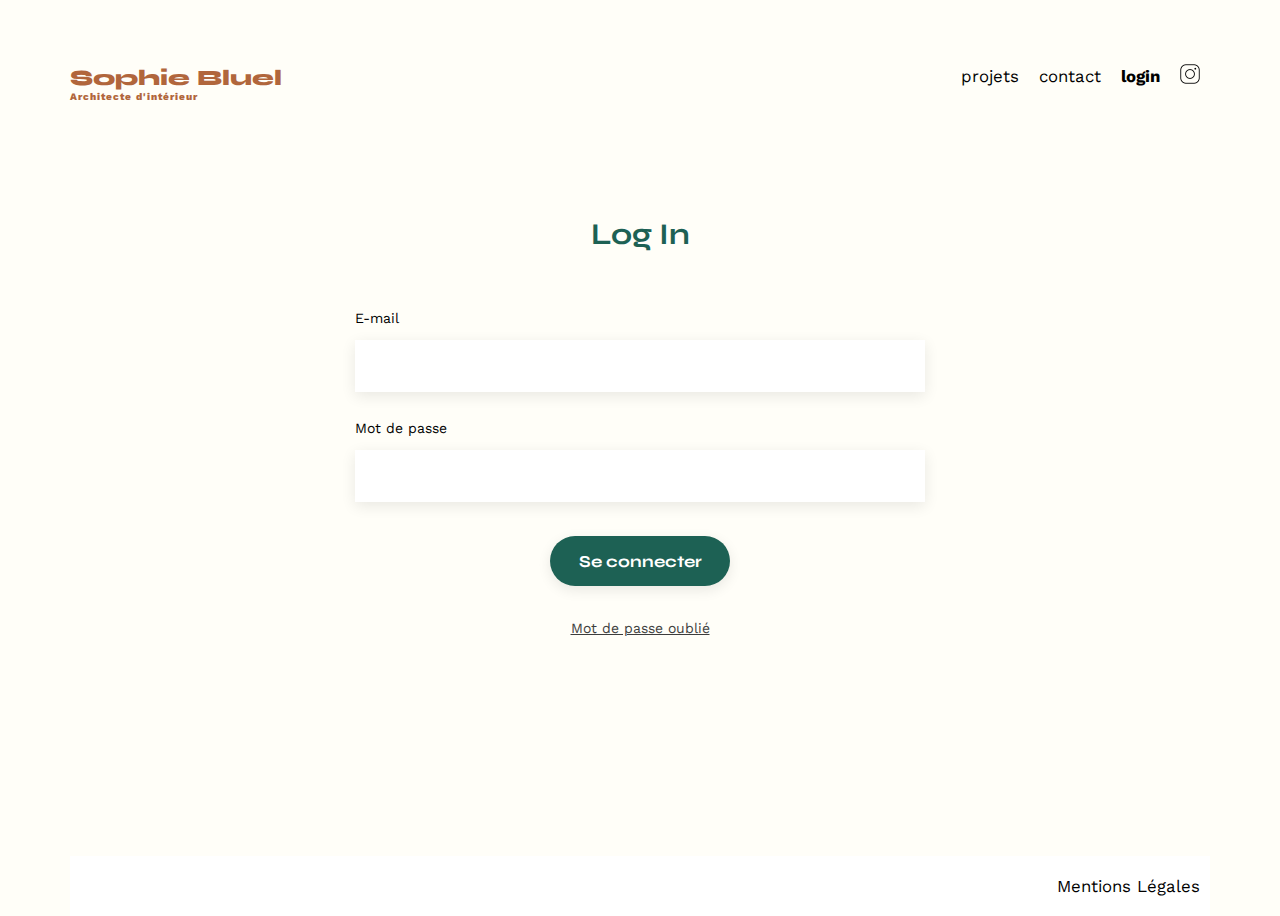
<file: FrontEnd/login.html>
<!DOCTYPE html>
<html lang="fr">

<head>
    <meta charset="UTF-8">
    <meta name="viewport" content="width=device-width, initial-scale=1.0">
    <title>Login Page</title>
    <link rel="preconnect" href="https://fonts.googleapis.com">
    <link rel="preconnect" href="https://fonts.gstatic.com" crossorigin>
    <link href="https://fonts.googleapis.com/css2?family=Syne:wght@700;800&family=Work+Sans&display=swap"
        rel="stylesheet">
    <meta name="description" content="">
    <!-- LINK CSS -->
    <link rel="stylesheet" href="/FrontEnd/assets/login.css">
    <!-- LINK JS -->
	<script src="/FrontEnd/login.js" defer></script>
</head>
<body>
    <header>
        <!-- NAVBAR -->
        <h1>Sophie Bluel <span>Architecte d'intérieur</span></h1>
        <nav>
            <ul>
                <li><a href="index.html">projets</a></li>
                <li><a href="index.html">contact</a></li>
                <li><a href="login.html" id="bold-login">login</a></li>
                <li><img src="./assets/icons/instagram.png" alt="Instagram"></li>
            </ul>
        </nav>
    </header>
    <main>
        <!-- FORM LOGIN -->
        <section id="log-in">
            <h2>Log In</h2>
            <form id="loginform">
                <div id="error" class="error-box" style="display:none"></div>
                <label for="email">E-mail</label>
                <input type="email" name="email" id="email">
                <label for="password">Mot de passe</label>
                <input type="password" name="password" id="password">
                <input type="submit" value="Se connecter">
                <a href="#">Mot de passe oublié</a>
            </form>
        </section>
    </main>
    <!-- FOOTER -->
    <footer>
        <nav>
            <ul>
                <li>Mentions Légales</li>
            </ul>
        </nav>
    </footer>
</body>

</html>
</file>
<file: FrontEnd/assets/login.css>
body {
	max-width: 1140px;
	font-family: 'Work Sans' ;
	font-size: 14px;
	margin: auto;
	background-color: #FFFEF8;
}

header {
	display: flex;
	justify-content: space-between;
	margin: 50px 0;
}

section {
	margin: 50px 0;
}

h1{
	display: flex;
	flex-direction: column;
	font-family: 'Syne';
	font-size: 22px;
	font-weight: 800;
	color: #B1663C
}

h1 > span {
	font-family: 'Work Sans';
	font-size:10px;
	letter-spacing: 0.1em;
;
}

h2{
	font-family: 'Syne';
	font-weight: 700;
	font-size: 30px;
	color: #1D6154
}
nav ul {
	display: flex;
	align-items: center;
	list-style-type: none;
	cursor: pointer;
}
nav li {
	padding: 0 10px;
	font-size: 1.2em;
}

nav ul li img {
    height: 20px;
}

nav li a {
	text-decoration: none;
	color: black;
}

#bold-login {
	font-weight: bold;
}

nav li a:hover {
	color: #B1663C;
}

li:hover {
	color: #B1663C;
}

main {
    margin-top: 100px;
}

#log-in {
    margin-top: 10px;
	width: 50%;
    margin: auto;
}

#log-in > * {
	text-align: center;
}

#log-in h2{
	margin-bottom: 20px;
}

#log-in form {
	text-align: left;
	margin-top: 30px;
	display: flex;
	flex-direction: column;
}

/***** AJOUT DU STYLE ERREUR LOGIN ****/
.error-box {
	display: flex;
	text-align: center;
	background-color: rgba(215, 20, 20, 0.850);
	box-shadow: 0px 4px 14px rgba(0, 0, 0, 0.19);
	height: 20px;
	color: white;
}

#log-in input {
	height: 50px;
	font-size: 1.2em;
	border: none;
	box-shadow: 0px 4px 14px rgba(0, 0, 0, 0.09);
}

#password {
	padding-left: 10px;
}

#email {
	padding-left: 10px;
}

#log-in label {
	margin: 2em 0 1em 0;
}

#log-in textarea {
	border: none;
	box-shadow: 0px 4px 14px rgba(0, 0, 0, 0.09);
}

input[type="submit"]{
	font-family: 'Syne';
	font-weight: 700;
	color: white;
	background-color: #1D6154;
	margin : 2em auto ;
	width: 180px;
	text-align: center;
	border-radius: 60px ;
    cursor: pointer;
}

#log-in a {
    text-align: center;
    font-family: 'Work Sans';
    color: #3D3D3D;
}

footer {
    background-color: white;
	display: flex;
	justify-content: flex-end;
	align-items: center;
	margin-top: 220px;
	width: 100%;
	height: 60px;
}
</file>
